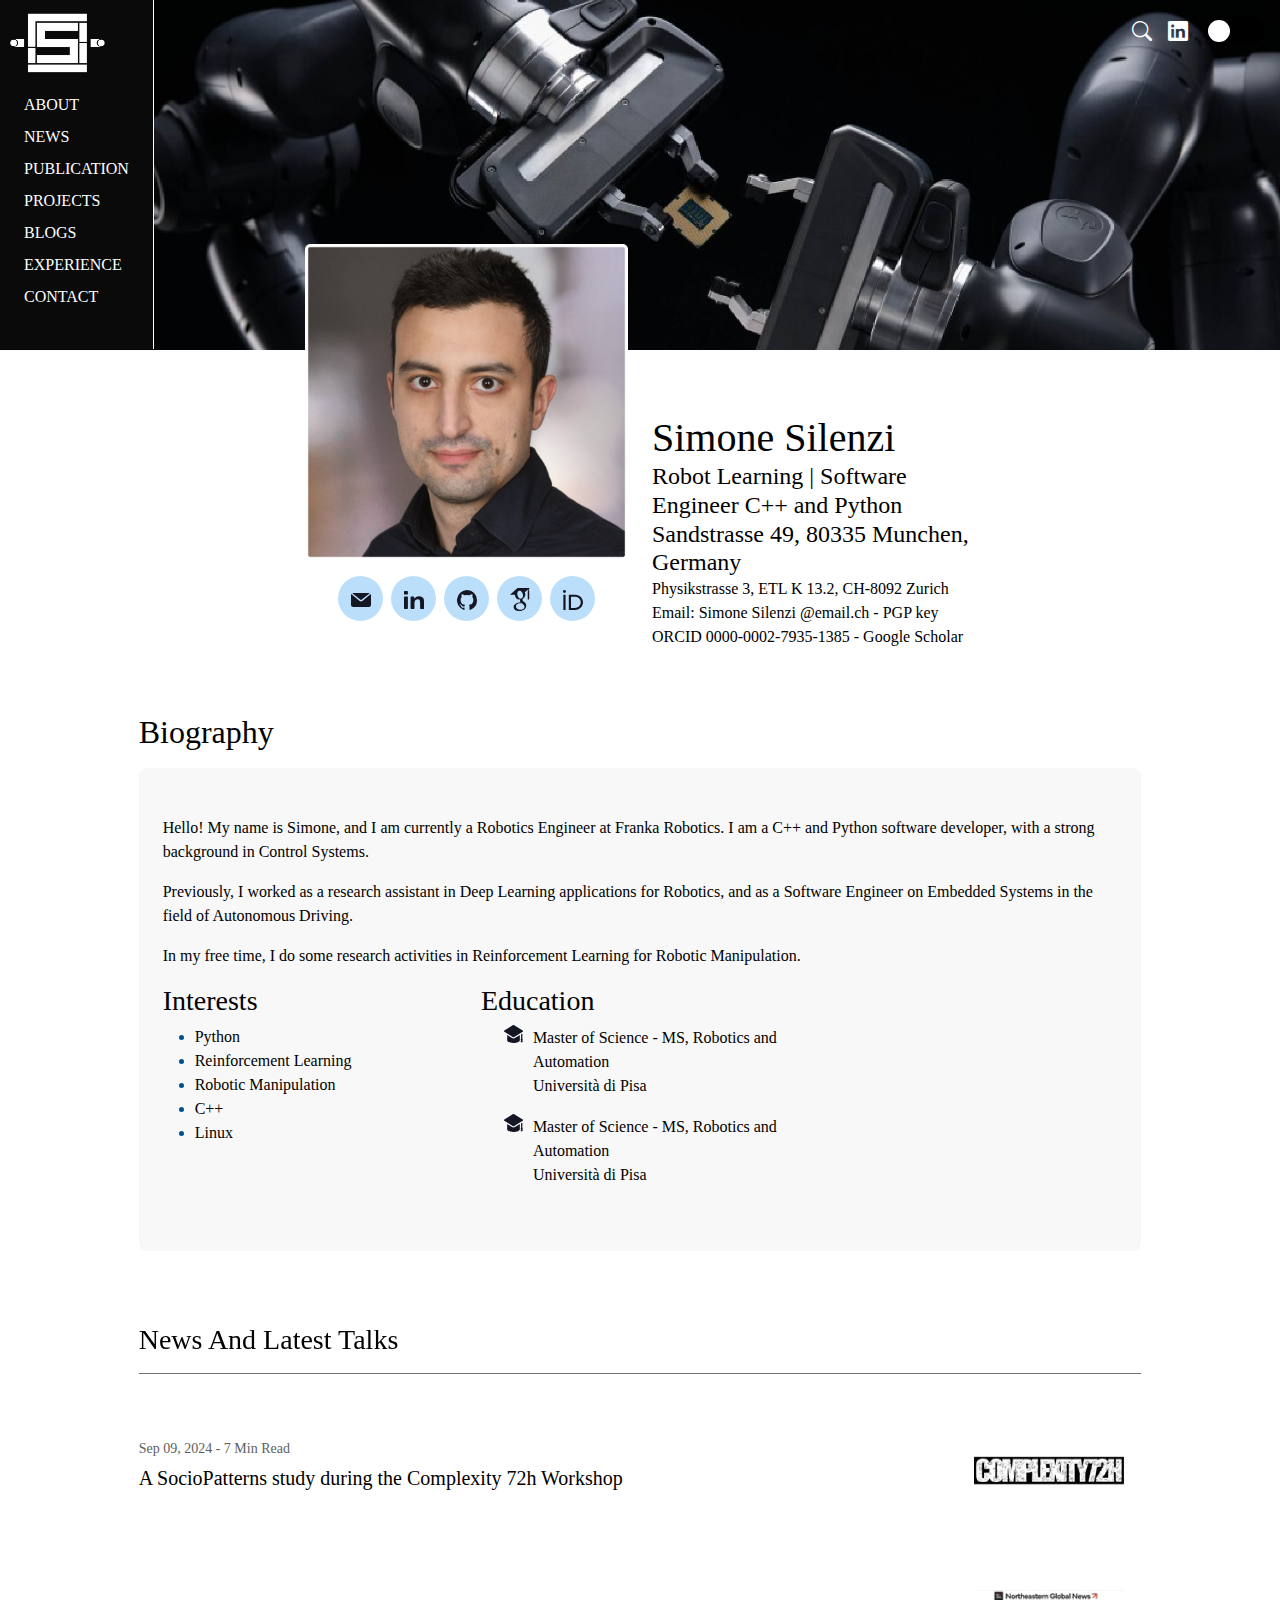
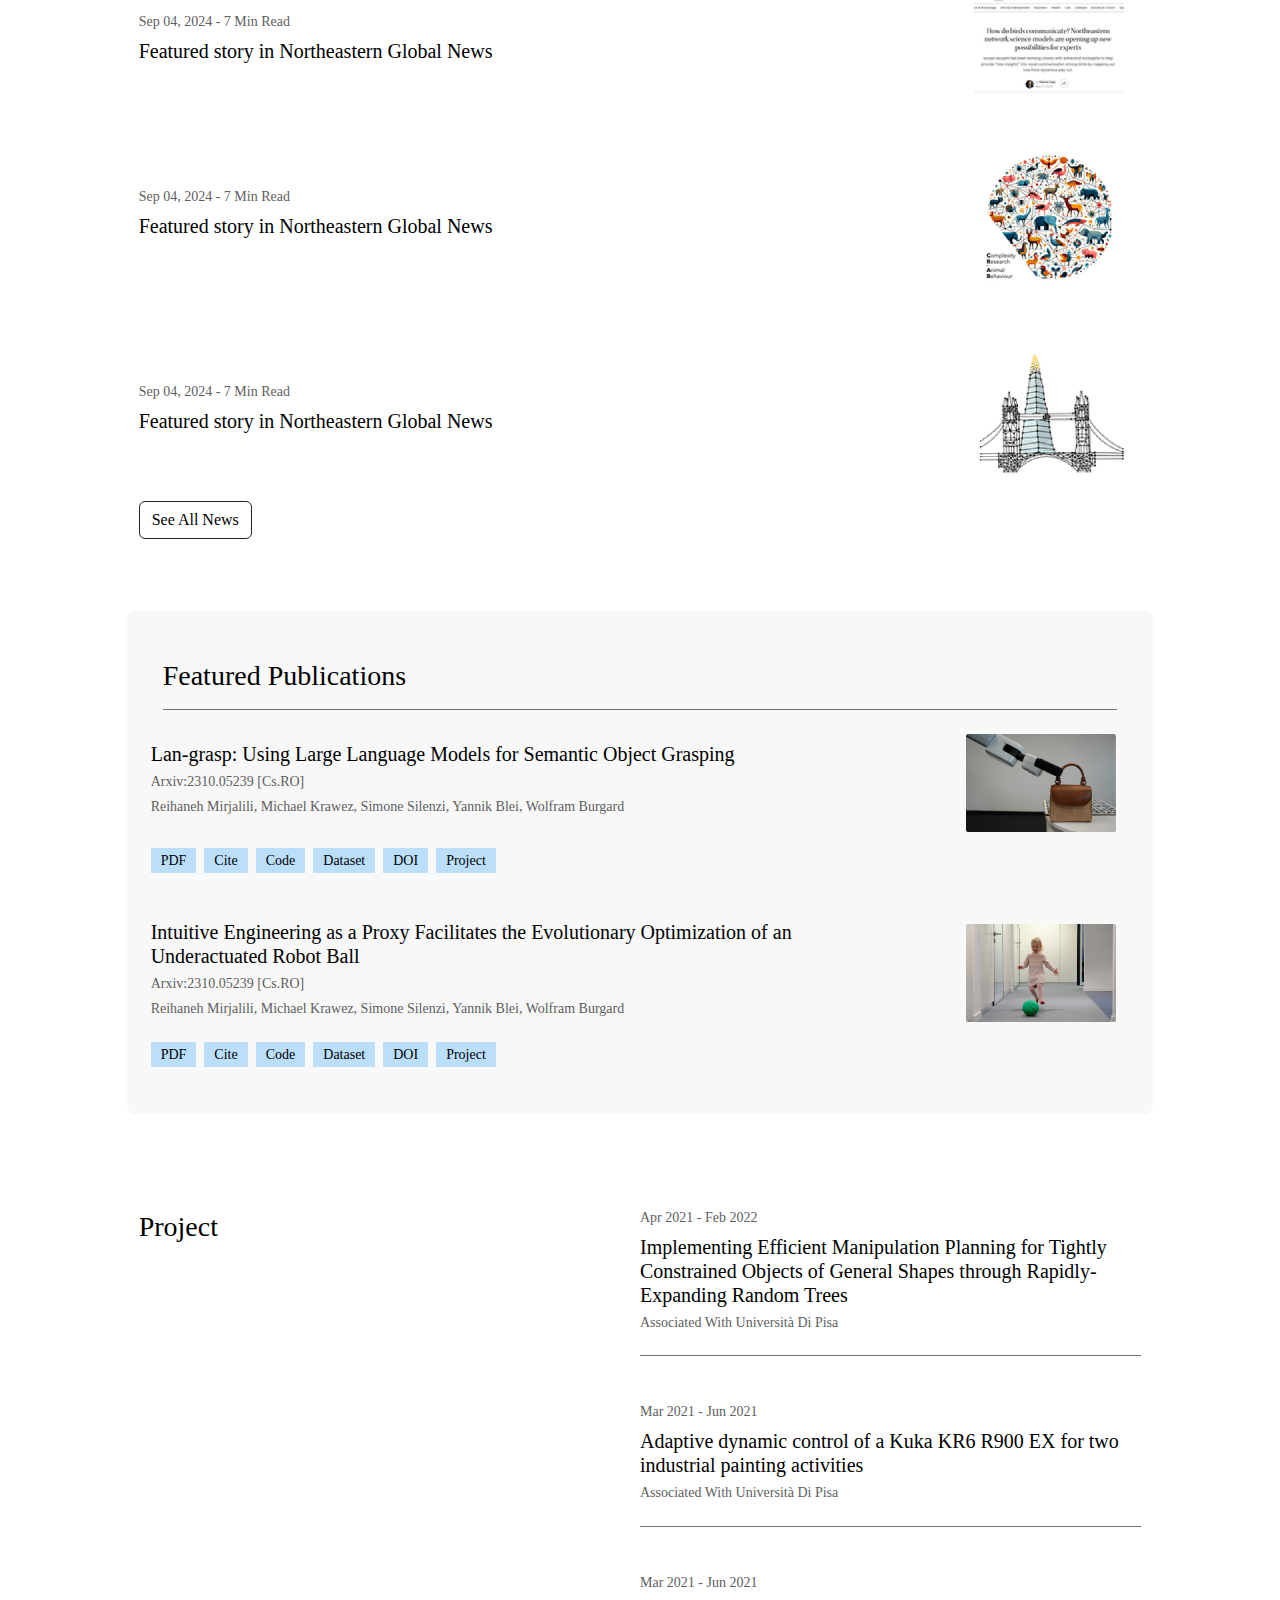
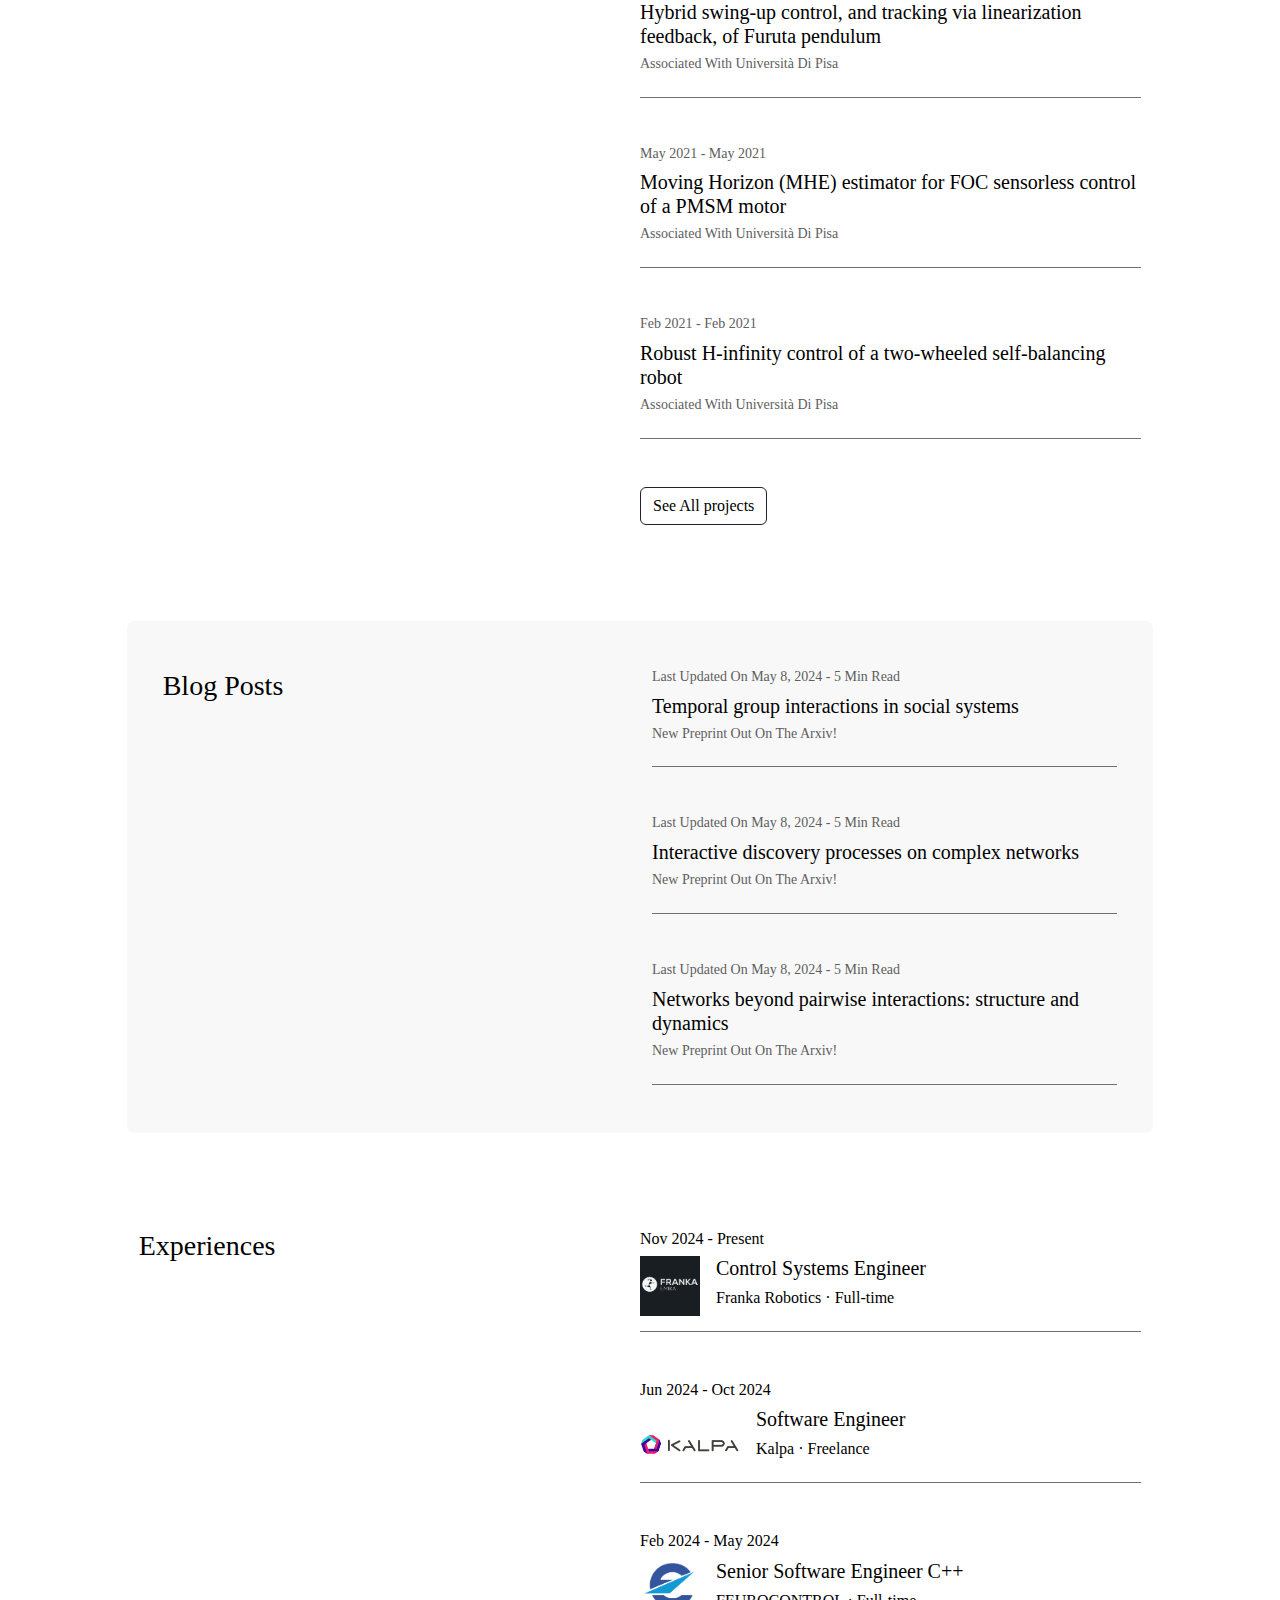
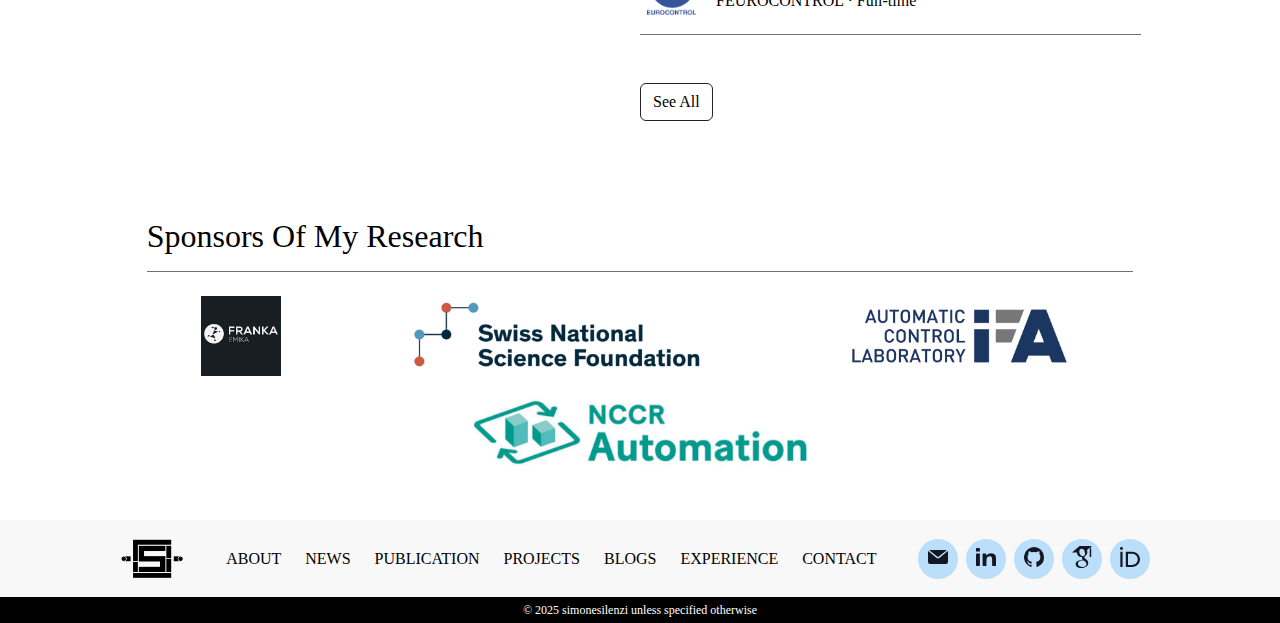
<file: index.html>
<!DOCTYPE html>
<html lang="en">
<head>
    <meta charset="UTF-8">
    <meta name="viewport" content="width=device-width, initial-scale=1.0">
    <title>Homepage</title>
    <!-- Bootstrap cdn -->
    <link href="https://cdn.jsdelivr.net/npm/bootstrap@5.3.3/dist/css/bootstrap.min.css" rel="stylesheet" integrity="sha384-QWTKZyjpPEjISv5WaRU9OFeRpok6YctnYmDr5pNlyT2bRjXh0JMhjY6hW+ALEwIH" crossorigin="anonymous">
    <link rel="stylesheet" href="https://cdn.jsdelivr.net/npm/bootstrap-icons/font/bootstrap-icons.css">
    <script src="https://cdn.jsdelivr.net/npm/bootstrap@5.3.3/dist/js/bootstrap.bundle.min.js" integrity="sha384-YvpcrYf0tY3lHB60NNkmXc5s9fDVZLESaAA55NDzOxhy9GkcIdslK1eN7N6jIeHz" crossorigin="anonymous"></script>
    <!-- included the css -->
     <link rel="stylesheet" href="./style/style.css">
     <link rel="stylesheet" href="./style/custom-responsive.css">
</head>
<body>
    

    <!-- sticky navbar -->
     <section id="sticky" class="d-flex justify-content-center align-items-center" style="background: #0A0A0A;">
        <div class="row col-12">
            <div class="d-flex justify-content-end flex-row-reverse align-items-center gap-3 col-6 col-lg-6 p-2 m-0">
                
                <!-- humburger toggle -->
                <a href="index.html">
                    <img src="./assets/image/Capture2.png" style="width: 60px;" class="img-fluid" alt="Responsive image">
                </a>
            <div class="menu-toggle" onclick="toggleMenu()">
                <span class="bar"></span>
                <span class="bar"></span>
                <span class="bar"></span>
            </div>
            <nav class="nav d-flex flex-column gap-3 px-3" id="nav">
                <a href="#">ABOUT</a>
                <a href="#">NEWS</a>
                <a href="#">PUBLICATION</a>
                <a href="#">PROJECTS</a>
                <a href="#">BLOGS</a>
                <a href="#">EXPERIENCE</a>
                <a href="#">CONTACT</a>
            </nav>
            </div>

            <div class="col-6 col-lg-6 d-flex justify-content-end align-items-center gap-3 p-3 m-0">
                <i class="bi bi-search"></i>
                <i class="bi bi-linkedin"></i>
                <label class="switch">
                    <input type="checkbox" id="stickytoggle">
                    <span class="slider"></span>
                </label>
            </div>
            
            
        <script>
            function toggleMenu() {
                document.getElementById("nav").classList.toggle("active");
            }
            </script>
       </div>
     </section>
     
    <!-- /sticky navbar -->

    <section id="banner">
        <div class="container-fluid">
            <div class="row">
                <div class="col-6 col-lg-2 p-0 m-0">
                    <nav class="p-2">
                        
                        <a href="index.html">
                            <img src="./assets/image/Capture2.png" style="width: 100px;" class="img-fluid" alt="Responsive image">
                        </a>
                        
                       <ul class="d-flex flex-column gap-2 p-3">
                        <li>
                            <a href="#">ABOUT</a>
                        </li>
                        <li>
                            <a href="#">NEWS</a>
                        </li>
                        <li>
                            <a href="#">PUBLICATION</a>
                        </li>
                        <li>
                            <a href="#">PROJECTS</a>
                        </li>
                        <li>
                            <a href="blog.html">BLOGS</a>
                        </li>
                        <li>
                            <a href="#">EXPERIENCE</a>
                        </li>
                        <li>
                            <a href="#">CONTACT</a>
                        </li>
                       </ul>
                    </nav>
                </div>
                <div id="banner-col" class="col-12 d-flex justify-content-end gap-3 p-3 m-0">
                    <i class="bi bi-search"></i>
                    <i class="bi bi-linkedin"></i>
                    <label class="switch">
                        <input type="checkbox" id="toggle">
                        <span class="slider"></span>
                    </label>
                </div>
            </div>
        </div>
    </section>

    <!-- info section -->

    <section id="info">
        <div class="container-fluid d-flex justify-content-center p-3">
            <div class="row  col-12 col-xl-10 d-flex justify-content-center align-items-center">
                <div class="col-12 col-xl-4 d-flex flex-column gap-3 justify-content-center align-items-center">
                    <img src="./assets/image/1708276955468.png" style="width: 400px; margin-top: -150px;" class="img-fluid info-pic" alt="Responsive image">
                    <div class="row icons d-flex gap-2">
                        
                        <div class="image-wrapper d-flex justify-content-center">
                            <a href="">
                                <img src="./assets/image/email.svg"alt="">
                            </a>
                        </div>

                        <div class="image-wrapper d-flex justify-content-center">
                            <a href="">
                                <img src="./assets/image/linkedln.svg"alt="">
                            </a>
                        </div>

                        <div class="image-wrapper d-flex justify-content-center">
                            <a href="">
                                <img src="./assets/image/github.svg"alt="">
                            </a>
                        </div>

                        <div class="image-wrapper d-flex justify-content-center">
                            <a href="">
                                <img src="./assets/image/g.svg"alt="">
                            </a>
                        </div>

                        <div class="image-wrapper d-flex justify-content-center">
                            <a href="">
                                <img src="./assets/image/id.svg"alt="">
                            </a>
                        </div>

                    </div>
                </div>
                <div class="col-12 col-xl-4 d-flex flex-column justify-content-center align-items-start">
                    <h1 class="m-0 p-0 pt-5">Simone Silenzi</h1>
                    <h4 class="m-0 p-0">Robot Learning | Software Engineer C++ and Python</h4>
                    <h4 class="m-0 p-0">Sandstrasse 49, 80335 Munchen, Germany</h4>
                    <p class="m-0 p-0">Physikstrasse 3, ETL K 13.2, CH-8092 Zurich</p>
                    <p class="m-0 p-0">Email: Simone Silenzi @email.ch - PGP key</p>
                    <p class="m-0 p-0">ORCID 0000-0002-7935-1385 - Google Scholar</p>
                </div>
            </div>
        </div>
    </section>
    
    <!-- biography section -->
    <section id="biography">
        <div class="container-fluid d-flex justify-content-center align-items-center p-5 px-4">
            <div class="row col-12 col-xl-10 d-flex flex-column justify-content-center align-items-center">
                <div class="col">
                    <h2 class="mb-3">Biography</h2>
                </div>
                <div class="col">
                    <div id="divContainer" class="p-5 px-4">
                        <p>Hello! My name is Simone, and I am currently a Robotics Engineer at Franka Robotics. I am a C++ and Python software developer, with a strong background in Control Systems.</p>
                        <p>Previously, I worked as a research assistant in Deep Learning applications for Robotics, and as a Software Engineer on Embedded Systems in the field of Autonomous Driving. </p>
                        <p>In my free time, I do some research activities in Reinforcement Learning for Robotic Manipulation.</p>

                        <div class="col-12 d-flex flex-wrap">
                            <div class="col-12 col-xl-4">
                                <h3>
                                    Interests
                                </h3>
                                <ul>
                                    <li class="blue-bullet">Python</li>
                                    <li class="blue-bullet">Reinforcement Learning</li>
                                    <li class="blue-bullet">Robotic Manipulation</li>
                                    <li class="blue-bullet">C++</li>
                                    <li class="blue-bullet">Linux</li>
                                </ul>
                            </div>
                            <div class="col-12 col-xl-4">
                                <h3>
                                    Education
                                </h3>
                                <ul>
                                    <div class="list">
                                        <li class="list">Master of Science - MS, Robotics and Automation
                                            <p>Università di Pisa</p>
                                        </li>
                                        
                                    </div>
                                    <div class="list">
                                        <li class="list">Master of Science - MS, Robotics and Automation
                                            <p>Università di Pisa</p>
                                        </li>
                                        
                                    </div>
                                </ul>
                            </div>
                        </div>

                    </div>
                </div>
            </div>
        </div>
    </section>

    <!-- News And Latest Talks section -->
     <section id="news-latest">
        <div class="container-fluid d-flex justify-content-center align-items-center p-4">
            <div class="row col-12 col-xl-10 d-flex flex-column justify-content-center align-items-center">
                <div class="col colspan">
                    <h3 class="col-12 pb-3 border-bot" style="border-bottom: 1px solid #707070;">
                        News And Latest Talks
                    </h3>
                </div>
                <div class="w-100 pt-3 d-flex flex-column gap-5">
                    <div class="colsp d-flex flex-wrap justify-content-between align-items-center gap-3">
                        <div class="col-12 col-md-8">
                            <h6>
                                Sep 09, 2024 - 7 Min Read
                            </h6>
                            <h5>
                                A SocioPatterns study during the Complexity 72h Workshop
                            </h5>
                        </div>
                        <div class="col-12 col-md-2">
                            <img src="./assets/image/comp.png" style="width: 150px;" class="img-fluid" alt="Responsive image">
                        </div>
                    </div>
                   
                       <div class="colsp d-flex flex-wrap justify-content-between align-items-center gap-3">
                        <div class="col-12 col-md-8">
                            <h6>
                                Sep 04, 2024 - 7 Min Read
                            </h6>
                            <h5>
                                Featured story in Northeastern Global News
                            </h5>
                        </div>
                        <div class="col-12 col-md-2">
                            <img src="./assets/image/Image 1.png" style="width: 150px;" class="img-fluid" alt="Responsive image">
                        </div>
                       </div>

                       <div class="colsp d-flex flex-wrap justify-content-between align-items-center gap-3">
                        <div class="col-12 col-md-8">
                            <h6>
                                Sep 04, 2024 - 7 Min Read
                            </h6>
                            <h5>
                                Featured story in Northeastern Global News
                            </h5>
                        </div>
                            <div class="col-12 col-md-2">
                                <img src="./assets/image/featured_hu9fe31f1b3d3fce3d70356846c3a8795e_1269727_150x0_resize_lanczos_3.png" style="width: 150px;" class="img-fluid" alt="Responsive image">
                            </div>
                        </div>
                            
                        <div class="colsp d-flex flex-wrap justify-content-between align-items-center gap-3">
                            <div class="col-12 col-md-8">
                                <h6>
                                    Sep 04, 2024 - 7 Min Read
                                </h6>
                                <h5>
                                    Featured story in Northeastern Global News
                                </h5>
                            </div>
                                <div class="col-12 col-md-2">
                                    <img src="./assets/image/rx.png" style="width: 150px;" class="img-fluid" alt="Responsive image">
                                </div>
                        </div>
                </div>
                <div class="col-12 pt-3">
                    <button type="button" class="btn btn-outline-dark">
                        <a href="" class="btn-text">See All News</a>
                    </button>
                </div>
            </div>
        </div>
     </section>

     <!-- Featured Publications section -->
      <section id="featured">
        <div class="container-fluid d-flex justify-content-center align-items-center p-5 px-4">
            <div id="divContainer" class="row col-12 col-xl-10 d-flex flex-column justify-content-center align-items-center div-container p-5 px-4">
                <div class="w-100 colspan">
                    <h3 class="col-12 pb-3 border-bot" style="border-bottom: 1px solid #707070;">
                        Featured Publications
                    </h3>
                </div>
                <div class="w-100 pt-3 p-0 d-flex flex-column gap-5">
                        <div class="colsp  d-flex flex-wrap justify-content-between align-items-center gap-3">
                            <div class="col-12 col-md-8">
                                <h5>
                                    Lan-grasp: Using Large Language Models for Semantic Object Grasping
                                </h5>
                                <h6>
                                    Arxiv:2310.05239 [Cs.RO]
                                </h6>
                                <h6>
                                    Reihaneh Mirjalili, Michael Krawez, Simone Silenzi, Yannik Blei, Wolfram Burgard
                                </h6>
                            </div>
                            <div class="col-12 col-md-2">
                                <img src="./assets/image/With_Language_1.png" style="width: 150px;" class="img-fluid" alt="Responsive image">
                            </div>
                            <div class="project-list d-flex gap-2 flex-wrap">
                                <a href="">
                                    <span>PDF</span>
                                </a>
                                <a href="">
                                    <span>Cite</span>
                                </a>
                                <a href="">
                                    <span>Code</span>
                                </a>
                                <a href="">
                                    <span>Dataset</span>
                                </a>
                                <a href="">
                                    <span>DOI</span>
                                </a>
                                <a href="">
                                    <span>Project</span>
                                </a>
                            </div>
                        </div>

                        <div class="colsp  d-flex flex-wrap justify-content-between align-items-center gap-3">
                            <div class="col-12 col-md-8">
                                <h5>
                                    Intuitive Engineering as a Proxy Facilitates the Evolutionary Optimization of an Underactuated Robot Ball
                                </h5>
                                <h6>
                                    Arxiv:2310.05239 [Cs.RO]
                                </h6>
                                <h6>
                                    Reihaneh Mirjalili, Michael Krawez, Simone Silenzi, Yannik Blei, Wolfram Burgard
                                </h6>
                            </div>
                            <div class="col-12 col-md-2">
                                <img src="./assets/image/show_picture1.png" style="width: 150px;" class="img-fluid" alt="Responsive image">
                            </div>
                            <div class="project-list d-flex gap-2 flex-wrap">
                                <a href="">
                                    <span>PDF</span>
                                </a>
                                <a href="">
                                    <span>Cite</span>
                                </a>
                                <a href="">
                                    <span>Code</span>
                                </a>
                                <a href="">
                                    <span>Dataset</span>
                                </a>
                                <a href="">
                                    <span>DOI</span>
                                </a>
                                <a href="">
                                    <span>Project</span>
                                </a>
                                
                            </div>
                        </div>
                        
                        <div id="hideShow" class="hideShow">
                            <div class="colsp  d-flex flex-wrap justify-content-between align-items-center gap-3">
                                <div class="col-12 col-md-8">
                                    <h5>
                                        Lan-grasp: Using Large Language Models for Semantic Object Grasping
                                    </h5>
                                    <h6>
                                        Arxiv:2310.05239 [Cs.RO]
                                    </h6>
                                    <h6>
                                        Reihaneh Mirjalili, Michael Krawez, Simone Silenzi, Yannik Blei, Wolfram Burgard
                                    </h6>
                                </div>
                                <div class="col-12 col-md-2">
                                    <img src="./assets/image/With_Language_1.png" style="width: 150px;" class="img-fluid" alt="Responsive image">
                                </div>
                                <div class="project-list d-flex gap-2 flex-wrap">
                                    <a href="">
                                        <span>PDF</span>
                                    </a>
                                    <a href="">
                                        <span>Cite</span>
                                    </a>
                                    <a href="">
                                        <span>Code</span>
                                    </a>
                                    <a href="">
                                        <span>Dataset</span>
                                    </a>
                                    <a href="">
                                        <span>DOI</span>
                                    </a>
                                    <a href="">
                                        <span>Project</span>
                                    </a>
                                    
                                </div>
                            </div>

                            <div class="colsp  d-flex flex-wrap justify-content-between align-items-center gap-3">
                                <div class="col-12 col-md-8">
                                    <h5>
                                        Intuitive Engineering as a Proxy Facilitates the Evolutionary Optimization of an Underactuated Robot Ball
                                    </h5>
                                    <h6>
                                        Arxiv:2310.05239 [Cs.RO]
                                    </h6>
                                    <h6>
                                        Reihaneh Mirjalili, Michael Krawez, Simone Silenzi, Yannik Blei, Wolfram Burgard
                                    </h6>
                                </div>
                                <div class="col-12 col-md-2">
                                    <img src="./assets/image/show_picture.png" style="width: 150px;" class="img-fluid" alt="Responsive image">
                                </div>
                                <div class="project-list d-flex gap-2 flex-wrap">
                                    <a href="">
                                        <span>PDF</span>
                                    </a>
                                    <a href="">
                                        <span>Cite</span>
                                    </a>
                                    <a href="">
                                        <span>Code</span>
                                    </a>
                                    <a href="">
                                        <span>Dataset</span>
                                    </a>
                                    <a href="">
                                        <span>DOI</span>
                                    </a>
                                    <a href="">
                                        <span>Project</span>
                                    </a>
                                    
                                </div>
                            </div>
                        </div>

                </div>
            </div>
        </div>
      </section>

      <!-- Project section -->
       <section id="project">
        <div class="container-fluid d-flex justify-content-center align-items-center p-5 px-4">
            <div class="row col-12 col-xl-10">
                <div class="d-flex flex-row flex-wrap justify-content-between align-items-start gap-0">
                    <div class="col-12 col-xl-6">
                            <h3 class="mb-5">
                                Project
                            </h3>
                        </div>
                        <div class="col-12 col-xl-6 d-flex flex-column gap-5 align-items-start">
                            <div class="col-12 border-bot" style="border-bottom: 1px solid #707070;">
                                <h6>
                                    Apr 2021 - Feb 2022
                                </h6>
                                <h5>
                                    Implementing Efficient Manipulation Planning for Tightly Constrained Objects of General Shapes through Rapidly-Expanding Random Trees
                                </h5>
                                <h6 class="pb-3">
                                    Associated With Università Di Pisa
                                </h6 class="pb-3">
                            </div>

                            <div class="col-12 border-bot" style="border-bottom: 1px solid #707070;">
                                <h6>
                                    Mar 2021 - Jun 2021
                                </h6>
                                <h5>
                                    Adaptive dynamic control of a Kuka KR6 R900 EX for two industrial painting activities
                                </h5>
                                <h6 class="pb-3">
                                    Associated With Università Di Pisa
                                </h6>
                            </div>

                            <div class="col-12 border-bot" style="border-bottom: 1px solid #707070;">
                                <h6>
                                    Mar 2021 - Jun 2021
                                </h6>
                                <h5>
                                    Hybrid swing-up control, and tracking via linearization feedback, of Furuta pendulum
                                </h5>
                                <h6 class="pb-3">
                                    Associated With Università Di Pisa
                                </h6>
                            </div>

                            <div class="col-12 border-bot" style="border-bottom: 1px solid #707070;">
                                <h6>
                                   May 2021 - May 2021
                                </h6>
                                <h5>
                                    Moving Horizon (MHE) estimator for FOC sensorless control of a PMSM motor
                                </h5>
                                <h6 class="pb-3">
                                    Associated With Università Di Pisa
                                </h6>
                            </div>

                            <div class="col-12 border-bot" style="border-bottom: 1px solid #707070;">
                                <h6>
                                    Feb 2021 - Feb 2021
                                </h6>
                                <h5>
                                    Robust H-infinity control of a two-wheeled self-balancing robot
                                </h5>
                                <h6 class="pb-3">
                                    Associated With Università Di Pisa
                                </h6>
                            </div>
                            <button type="button" class="btn btn-outline-dark">
                                <a href="" class="btn-text">See All projects</a>
                            </button>
                        </div> 
                </div>
            </div>
        </div>
       </section>

       <!-- Blog Posts section -->
       <section id="blog">
        <div class="container-fluid d-flex justify-content-center align-items-center p-5 px-4">
           
                <div id="divContainer" class="row col-12 col-xl-10 posts p-5 px-4 d-flex flex-row flex-wrap justify-content-between align-items-start gap-0">
                    <div class="col-12 col-xl-6">
                            <h3 class="mb-5">
                                Blog Posts
                            </h3>
                        </div>
                        <div class="col-12 col-xl-6 d-flex flex-column gap-5 align-items-start">
                            <div class="col-12 border-bot" style="border-bottom: 1px solid #707070;">
                                <h6>
                                    Last Updated On May 8, 2024   -   5 Min Read
                                </h6>
                                <h5>
                                    Temporal group interactions in social systems
                                </h5>
                                <h6 class="pb-3">
                                    New Preprint Out On The Arxiv!
                                </h6 class="pb-3">
                            </div>

                            <div class="col-12 border-bot" style="border-bottom: 1px solid #707070;">
                                <h6>
                                    Last Updated On May 8, 2024   -   5 Min Read
                                </h6>
                                <h5>
                                    Interactive discovery processes on complex networks
                                </h5>
                                <h6 class="pb-3">
                                    New Preprint Out On The Arxiv!
                                </h6>
                            </div>

                            <div class="col-12 border-bot" style="border-bottom: 1px solid #707070;">
                                <h6>
                                    Last Updated On May 8, 2024   -   5 Min Read
                                </h6>
                                <h5>
                                    Networks beyond pairwise interactions: structure and dynamics
                                </h5>
                                <h6 class="pb-3">
                                    New Preprint Out On The Arxiv!
                                </h6>
                            </div>
                        </div> 
                </div>
        </div>
       </section>

       <!-- Experiences section -->
       <section id="experiences">
        <div class="container-fluid d-flex justify-content-center align-items-center p-5 px-4">
            <div class="row col-12 col-xl-10">
                <div class="d-flex flex-row flex-wrap justify-content-between align-items-start gap-0">
                    <div class="col-12 col-xl-6">
                            <h3 class="mb-5">
                                Experiences
                            </h3>
                        </div>
                        <div class="col-12 col-xl-6 d-flex flex-column gap-5 align-items-start">
                            <div class="col-12 border-bot" style="border-bottom: 1px solid #707070;">
                                <h6>
                                    Nov 2024 - Present
                                </h6>
                                <div class="col d-flex justify-content-start align-items-start flex-wrap gap-3">
                                    <img src="./assets/image/images (1).png" style="width: 60px;" class="img-fluid" alt="Responsive image">
                                    <div class="col-12 col-xl-6">
                                        <h5>
                                            Control Systems Engineer
                                        </h5>
                                        <h6 class="pb-3">
                                            Franka Robotics · Full-time
                                        </h6>
                                    </div>
                                </div>
                            </div>

                            <div class="col-12 border-bot" style="border-bottom: 1px solid #707070;">
                                <h6>
                                    Jun 2024 - Oct 2024 
                                </h6>
                                <div class="col d-flex justify-content-center align-items-center flex-wrap gap-3">
                                    <img src="./assets/image/logo-kalpa (1).png" style="width: 100px;" class="img-fluid" alt="Responsive image">
                                    <div class="col">
                                        <h5>
                                            Software Engineer
                                        </h5>
                                        <h6 class="pb-3">
                                            Kalpa · Freelance
                                        </h6>
                                    </div>
                                </div>
                            </div>

                            <div class="col-12 border-bot" style="border-bottom: 1px solid #707070;">
                                <h6>
                                    Feb 2024 - May 2024
                                </h6>
                                <div class="col d-flex justify-content-start align-items-start gap-3">
                                    <img src="./assets/image/pngwing.com (3).png" style="width: 60px;" class="img-fluid" alt="Responsive image">
                                    <div class="col">
                                        <h5>
                                            Senior Software Engineer C++
                                        </h5>
                                        <h6 class="pb-3">
                                            FEUROCONTROL · Full-time
                                        </h6>
                                    </div>
                                </div>
                            </div>

                            <button type="button" class="btn btn-outline-dark">
                                <a href="" class="btn-text">See All</a>
                            </button>

                        </div> 
                </div>
            </div>
        </div>
       </section>

       <!-- Sponsors of my Research section -->

       <section id="sponsors">
        <div class="container-fluid d-flex flex-column justify-content-center align-items-center p-5">
            <div class="column col-12 col-xl-10">
                <h2 class="col-12 pb-3 border-bot" style="border-bottom: 1px solid #707070;">
                    Sponsors Of My Research
                </h2>
            </div>
            <div class="row col-12 col-xl-10 d-flex justify-content-around align-items-center gap-3 pt-3">
                <img src="./assets/image/images (1).png" class="img-fluid" alt="Responsive image">
                <img src="./assets/image/image.png" class="img-fluid" alt="Responsive image">
                <img src="./assets/image/IFA_logo_ENG_colour_horizontal.png" class="img-fluid" alt="Responsive image">
                <img src="./assets/image/nccr.png" class="img-fluid" alt="Responsive image">
            </div>
        </div>
       </section>

       <!-- Footer -->

       <section id="footer">
        <div class="container-fluid d-flex flex-column justify-content-center align-items-center p-0">
            <div id="ffooter" class="col-12 p-3 w-100 d-flex justify-content-center align-items-center" style="background: #F8F8F8;">
                <div class="column col-12 col-xl-10">
                    <div class="row d-flex justify-content-center align-items-center pb-0">
                        <div class="col-12 col-xl-1">
                            <img src="./assets/image/Capture.png" style="width: 120px;" class="img-fluid IMG" alt="Responsive image">
                        </div>
                        <div class="col-12 col-xl-8">
                            <nav>
                                <ul class="d-flex flex-wrap justify-content-center gap-4 p-1 m-0">
                                    <li>
                                        <a href="#" class="footer-a">ABOUT</a>
                                    </li>
                                    <li>
                                        <a href="#" class="footer-a">NEWS</a>
                                    </li>
                                    <li>
                                        <a href="#" class="footer-a">PUBLICATION</a>
                                    </li>
                                    <li>
                                        <a href="#" class="footer-a">PROJECTS</a>
                                    </li>
                                    <li>
                                        <a href="#" class="footer-a">BLOGS</a>
                                    </li>
                                    <li>
                                        <a href="#" class="footer-a">EXPERIENCE</a>
                                    </li>
                                    <li>
                                        <a href="#" class="footer-a">CONTACT</a>
                                    </li>
                                   </ul>
                            </nav>
                        </div>
                        <div class="col-12 col-xl-3">
                           <div class="footer-icons d-flex flex-wrap gap-2">

                            <div class="image-wrap d-flex justify-content-center">
                                <a href="">
                                    <img src="./assets/image/email.svg"alt="">
                                </a>
                            </div>

                            <div class="image-wrap d-flex justify-content-center">
                                <a href="">
                                    <img src="./assets/image/linkedln.svg"alt="">
                                </a>
                            </div>

                            <div class="image-wrap d-flex justify-content-center">
                                <a href="">
                                    <img src="./assets/image/github.svg"alt="">
                                </a>
                            </div>

                            <div class="image-wrap d-flex justify-content-center">
                                <a href="">
                                    <img src="./assets/image/g.svg"alt="">
                                </a>
                            </div>

                            <div class="image-wrap d-flex justify-content-center">
                                <a href="">
                                    <img src="./assets/image/id.svg"alt="">
                                </a>
                            </div>

                           </div>
                        </div>
                    </div>
                </div>
            </div>
            
            <div id="sfooter" class="row w-100 p-1 text-center" style="background: #000;">
                <span>
                    © 2025 simonesilenzi unless specified otherwise
                </span>
            </div>

        </div>
       </section>

       
    <script src="./script/home.js"></script>
</body>
</html>
</file>
<file: style/style.css>
* {
    margin: 0;
    padding: 0;
    box-sizing: border-box;
}

@font-face {
    font-family: 'Poppins';
    src: url('../assets/fonts/Poppins-Regular.ttf') format('ttf');
    font-weight: normal;
    font-style: normal;
}

body {
    transition: background 0.3s, color 0.3s;
    background-color: white;
    color: black;
    font-family: 'Poppins';
}



/* switch button */

.switch {
    position: relative;
    width: 60px;
    height: 30px;
}
.switch input {
    opacity: 0;
    width: 0;
    height: 0;
}
.slider {
    position: absolute;
    cursor: pointer;
    top: 0;
    left: 0;
    right: 0;
    bottom: 0;
    background-color: black;
    transition: 0.4s;
    border-radius: 30px;
}
.slider:before {
    position: absolute;
    content: "";
    height: 22px;
    width: 22px;
    left: 4px;
    bottom: 4px;
    background-color: white;
    transition: 0.4s;
    border-radius: 50%;
}
input:checked + .slider {
    background-color: white;
    border: 1px solid black;
}
input:checked + .slider:before {
    background-color: black;
    transform: translateX(30px);
}

/* all buttons */

button a {
    text-decoration: none;
    color: #000;
}

button:hover a {
    color: #000;
}

button:hover {
    background: #fff !important;
}

/* HOMEPAGE */

/* sticky header */


/* for sticky menu toggle */
#sticky {
    position: fixed;
    left: 0;
    width: 100%;
    transition: top 0.3s ease-in-out;
    z-index: 999;
    display: none !important;
}

#sticky ul li {
    list-style: none;
}

#sticky a {
    text-decoration: none;
    color: #fff;
}

#sticky i {
    color: #fff;
    font-size: 20px;
}


#sticky .menu-toggle {
    cursor: pointer;
    z-index: 100;
}
#sticky .bar {
    display: block;
    width: 25px;
    height: 2px;
    margin: 6px auto;
    background-color: #fff;
    transition: 0.4s;
}
#sticky .nav {
    position: fixed;
    top: 0;
    left: -250px;
    width: 250px;
    height: 100vh;
    background: #333;
    padding-top: 60px;
    transition: left 0.3s ease;
}
#sticky .nav a {
    display: block;
    color: white;
    padding: 0;
    text-decoration: none;
    transition: 0.3s;
}
#sticky .nav a:hover {
    background: #575757;
}
#sticky .nav.active {
    left: 0;
}

/* Banner section */

#banner {
    background: url('../assets/image/1735474050406.png');
    background-position: center;
    background-repeat: no-repeat;
    background-size: cover;
}

#banner ul li {
    list-style: none;
}

#banner a {
    text-decoration: none;
    color: #fff;
}

#banner nav {
    background: #0A0A0A;
    border-right: 1px solid #fff;
    position: fixed;
}

#banner i {
    color: #fff;
    font-size: 20px;
}

#banner-col {
    height: 350px;
}


/* info section */

#info .image-wrapper {
    width: 45px;
    height: 45px;
    padding: 10px;
    background-color: #BBDEFB;
    border-radius: 50%;
    overflow: hidden;
    position: relative;
}

#info .image-wrapper img {
    width: 20px;
    height: auto;
    border-radius: 0;
}

/* biography section */

#biography #divContainer {
    background: #F8F8F8;
    border-radius: 8px;
}

#biography .blue-bullet::marker {
    color: #005194;
}

#biography li.list::marker {
    content: url('../assets/image/education-cap-svgrepo-com.svg') !important;
}

#biography .list {
    padding-left: 10px;
}

/* news And latest talks section */

#news-latest h3 {
    position: relative;
}


#news-latest h6,
#featured h6,
#project  h6,
#blog h6 {
    font-size: 14px;
    color: #5E5E5E;
}



/* featured section */

#featured .div-container {
    background: #F8F8F8;
    border-radius: 8px;
}

#featured h3 {
    position: relative;
}


#featured .project-list span {
    background: #BBDEFB;
    padding: 5px 10px;
    color: #000;
    font-size: 14px;
}

#featured .project-list a {
    text-decoration: none;
}

#featured #hideShow {
    display: none;
}


/* blog posts section */

#blog .posts {
    background: #F8F8F8;
    border-radius: 8px;
}

/* sponsors of my research section */

#sponsors img {
    width: auto;
    height: 80px;
    aspect-ratio: auto;
}



/* BLOG PAGE */

#blog-page #category option:first-child {
    display: none;
}

#blog-page select#category {
    border: none;
    border-bottom: 1px solid #707070;
    padding: 15px;
}

#card-row, #card-column {
    background: #F8F8F8;
    border-radius: 12px;
}

#card-row img {
    width: auto;
   border-radius: 12px 0 0 12px;
}

.row:nth-child(4) img {
    border-radius: 0 12px 12px 0 !important;
}

#card-column img {
    width: auto;
   border-radius: 12px 12px 0 0;
}


#card-column .border-bot {
    position: relative;
    overflow: hidden;
}

#card-column .border-bot:after {
    content: '';
    width: 150px;
    height: 2px;
    background: #707070;;
    position: absolute;
    left: 0;
    bottom: 0;
}

#blog-page #card-row a {
    color: #000 !important;
}

#blog-page i.bi.bi-arrow-right-circle:before {
    color: #000 !important;
}

/* footer */

#footer ul li {
    list-style: none;
}

#footer ul li a {
    text-decoration: none;
    color: #000;
}

#footer .image-wrap,
#blog-page .image-wrap {
    width: 40px;
    height: 40px;
    padding: 5px;
    background-color: #BBDEFB;
    border-radius: 50%;
    overflow: hidden;
    position: relative;
}

#footer .image-wrap img,
#blog-page .image-wrap img {
    width: 20px;
    height: auto;
    border-radius: 0;
}

#footer span {
    color: #fff;
    font-size: 12px;
}
</file>
<file: style/custom-responsive.css>
@media (max-width: 1025px) {
    #banner nav,
    #banner i,
    #banner-col .slider {
        display: none;
    }

    #sticky {
        display: flex !important;
    }
}




@media (max-width: 767px) {

    /* homepge - news And latest talks section */
    #news-latest .colsp {
        flex-direction: column-reverse;
        gap: 20px;
    }
}



@media (max-width: 700px) {

    /* homepage - banner */
    #info .info-pic {
        margin-top: -50px !important;
    }
}




@media (max-width: 1199px) {

    /* sticky header */

    #sticky .menu-toggle {
        left: 20px;
    }



    /* blog page */
    #card-column img,
    #card-row img {
        border-radius: 12px 12px 0 0;

    }

    /* footer */
    #footer ul {
        justify-content: start !important;
        gap: 10px !important;
    }

    #footer nav {
        padding: 20px 0;
    }
}
</file>
